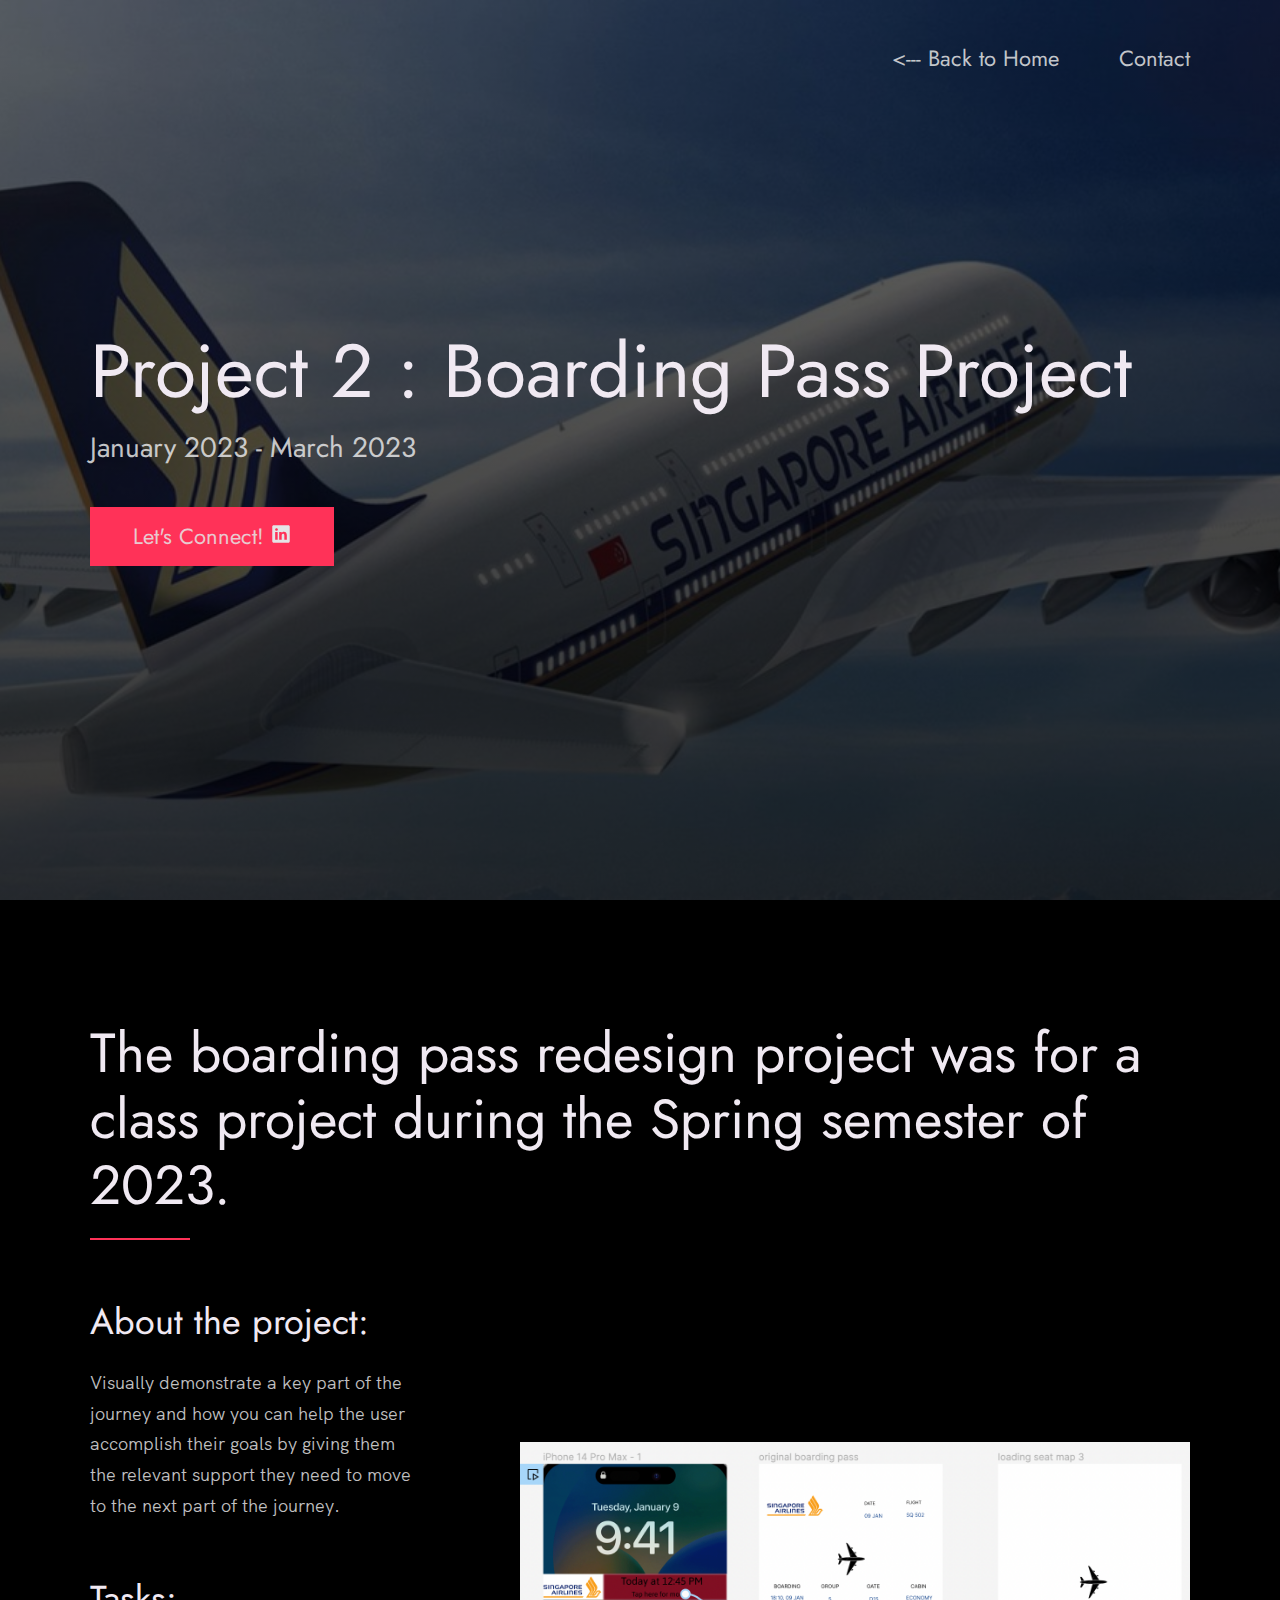
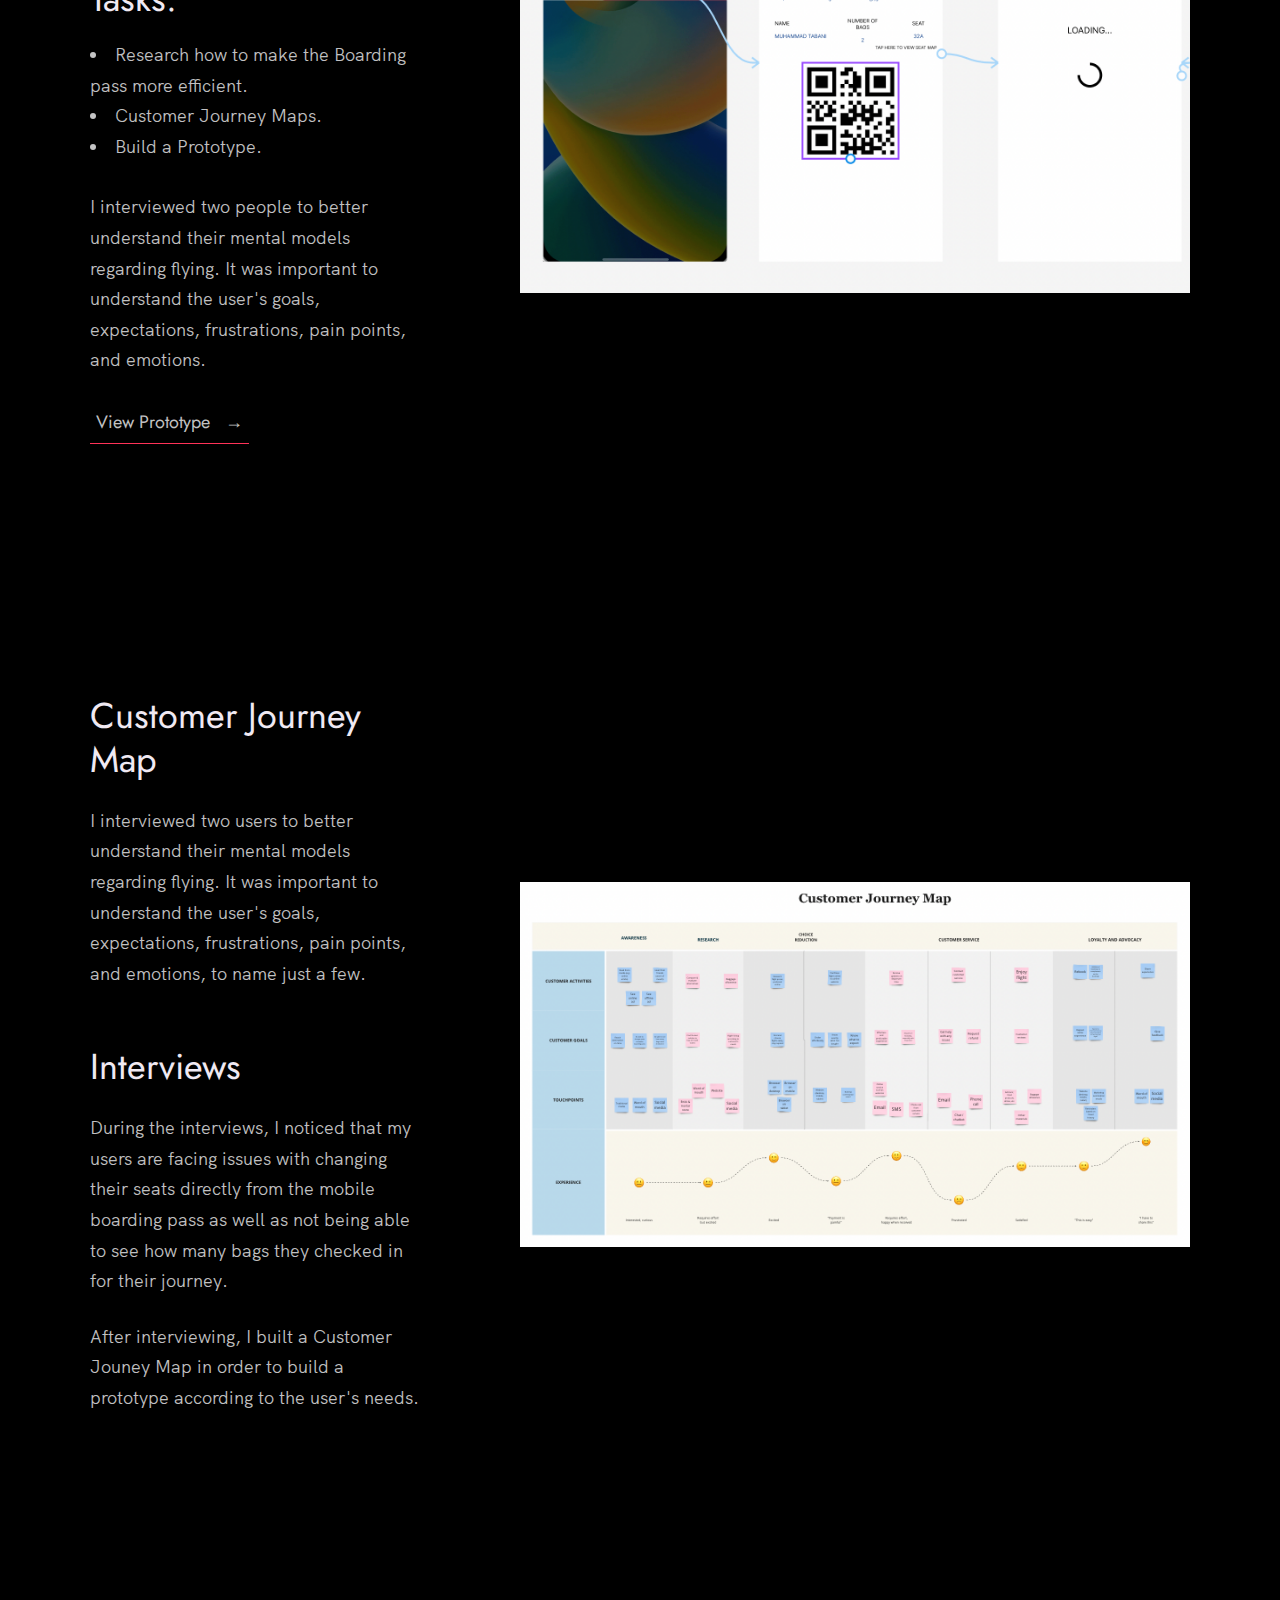
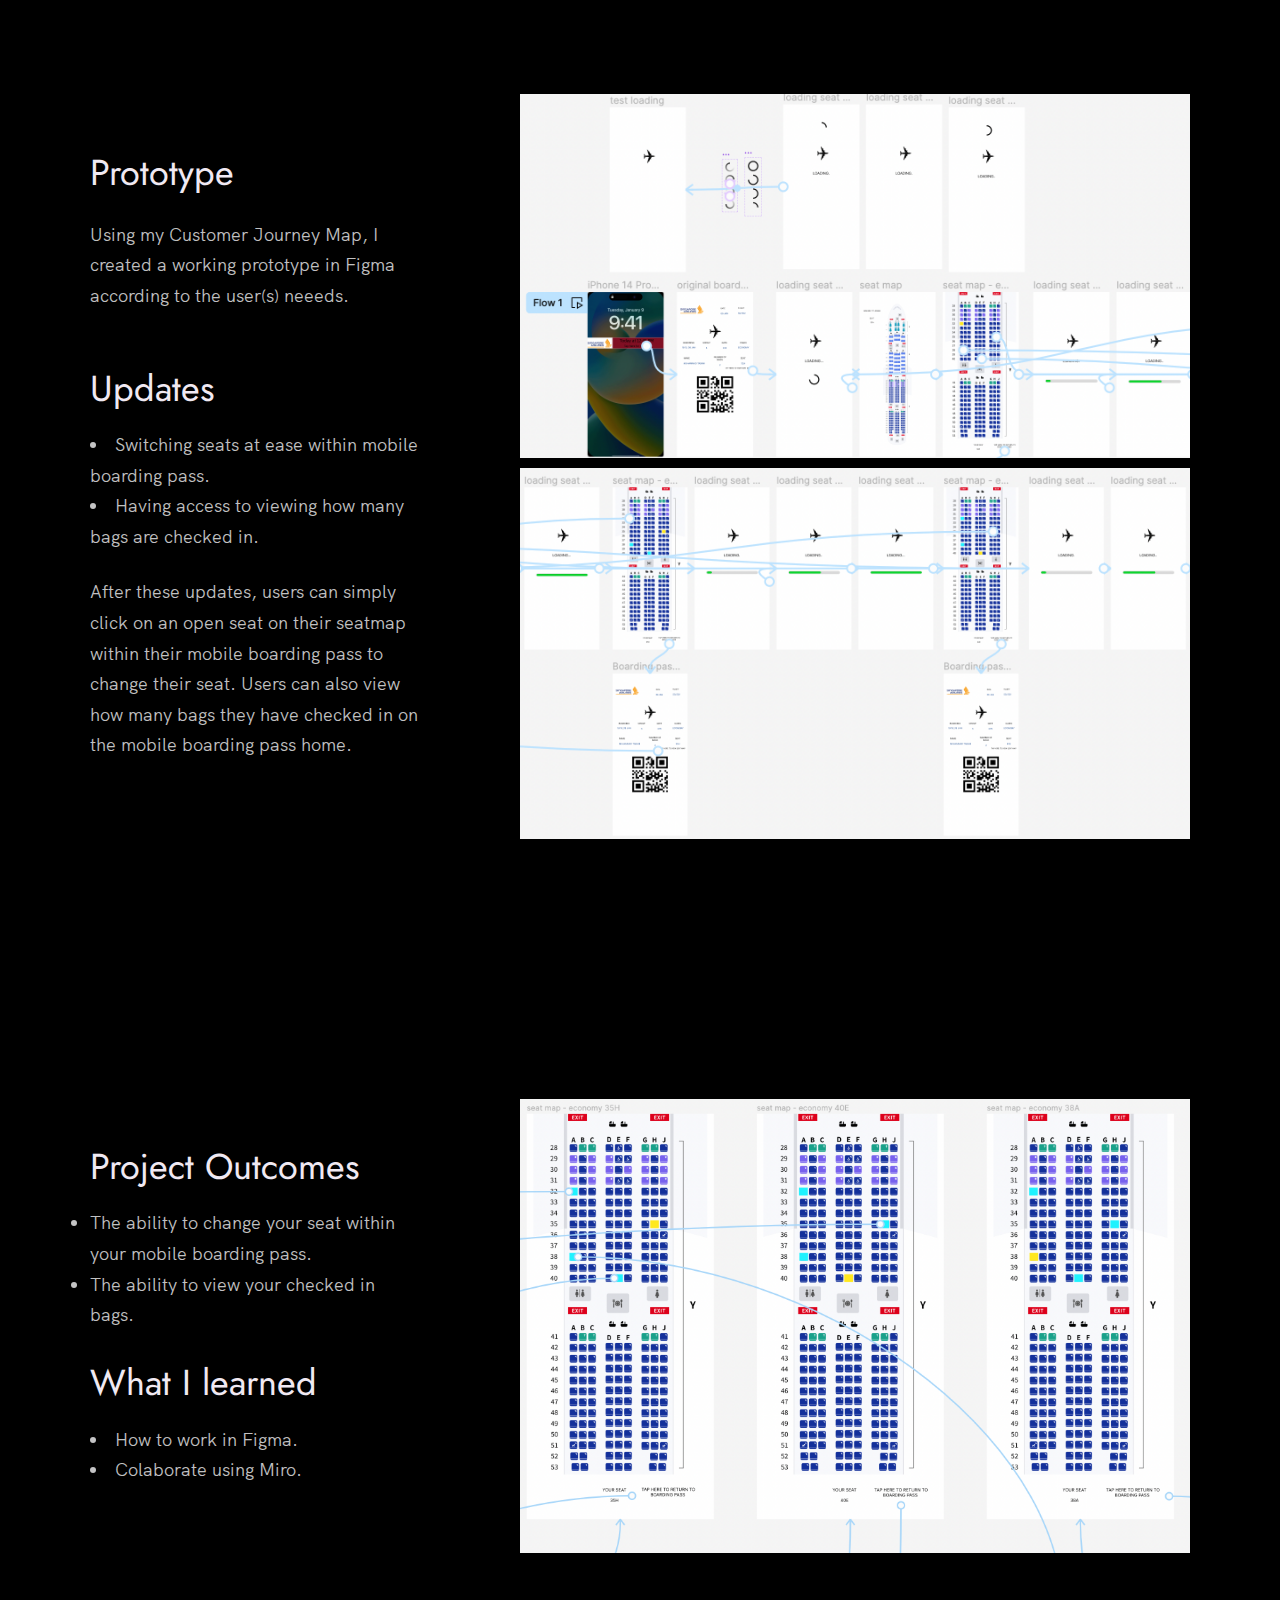
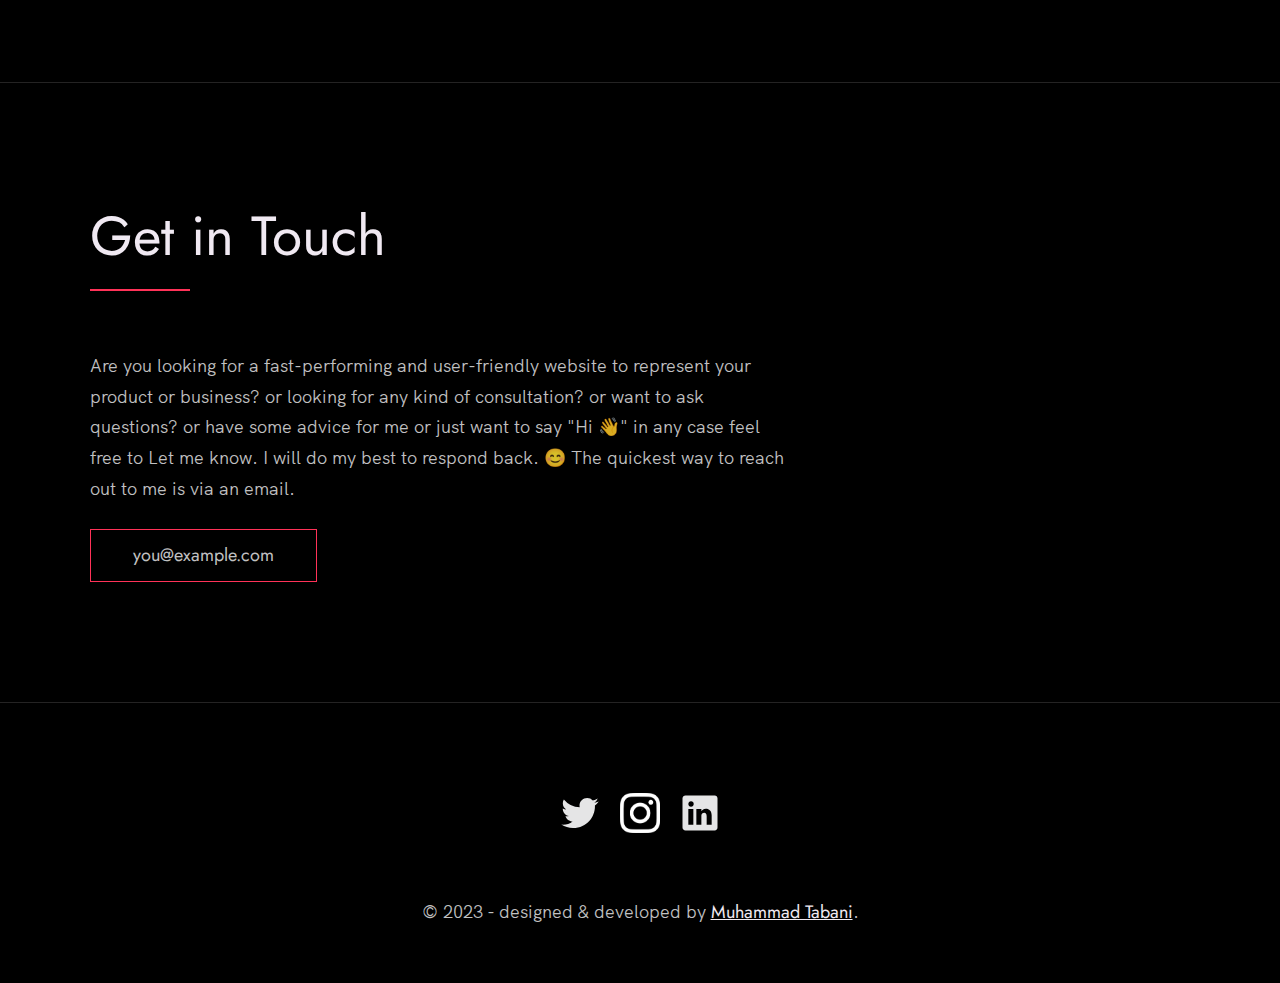
<file: boardingpass.html>
<!DOCTYPE html>
<html lang="en">

<head>
  <meta charset="UTF-8" />
  <meta name="viewport" content="width=device-width, initial-scale=1.0" />
  <link rel="shortcut icon" type="image/png" href="./images/headshot.jpg" />

 
  <title>
    Muhammad Tabani | Boarding Pass Project.
  </title>

  <meta name="description" content="Add small description of yourslef.">

  <meta name="keywords" content="Put your name, skills and some coding keywords" />
  <link rel="stylesheet" href="boardingpass.css" />
</head>


<body>

    <!-- ***** Header ***** -->
  
    <header class="header" role="banner" id="top">
      <div class="row">
        <nav class="nav" role="navigation">
          <ul class="nav__items">
            <li class="nav__item"><a href="index.html" class="nav__link"> <--- Back to Home</a></li>
              <a href="#contact" class="nav__link">Contact</a>
            </li>
          </ul>
        </nav>
      </div>
      <div class="header__text-box row">
        <div class="header__text">
          <h1 class="heading-primary">
            
            <span> Project 2 : Boarding Pass Project</span>
          </h1>
          
          <p>January 2023 - March 2023</p>
          <a href="https://www.linkedin.com/in/muhammad-tabani/" class="btn btn--pink">Let's Connect! <img src="./images/linkedin.svg" title="Link to Linkedin Profile" class="letsconnect__linkedin-image" alt="Linkedin">
          </a>
        </div>
      </div>
  
     
      
    </header>
    

    <main role="main">

        <!-- ***** Work ***** -->
    
        <section class="work" id="work">
          <div class="row">
            <h2>The boarding pass redesign project was for a class project during the Spring semester of 2023.</h2>
            
    
              <!-- Each div with the work__box class is a project. -->
    
              <div class="work__box">
                <div class="work__text">
                  <h3>About the project: </h3>
                  <p>Visually demonstrate a key part of the journey and how you can help the user accomplish their goals by giving them the relevant support they need to move to the next part of the journey. </p>
                    <br>
                    <h3>Tasks: </h3>
                  
                  <ul class="work__list">
                    <li>Research how to make the Boarding pass more efficient.</li>
                    <li>Customer Journey Maps.</li>
                    <li>Build a Prototype.</li>
                  </ul>
                  <p>I interviewed two people to better understand their mental models regarding flying. It was important to understand the user's goals, expectations, frustrations, pain points, and emotions. </p>

    
                  <div class="work__links">
                    <a href="https://www.figma.com/file/ozfn9IfrOxgYAyIJgnvO2J/Boarding-pass-Singapore-Air?type=design&node-id=0%3A1&mode=design&t=XzIL5ZdHWXnBQtoL-1" class="link__text">
                      View Prototype <span>&rarr;</span>
                    </a>
                    <!-- <a href="#">
                      <img src="./images/github.svg" class="work__code" title="View Source Code" alt="GitHub">
                    </a> -->
                  </div>
                </div>
                <div class="work__image-box">
                  <img src="./images/boarding-pass-view-bags.png" class="work__image" alt="Project 1" />
                  <!-- <img src="./images/found-it-electronics.png" class="work__image" alt="Project 1" /> -->
                </div>
              </div>


              <div class="work__box">
                <div class="work__text">
                  <h3>Customer Journey Map </h3>
                  <p>I interviewed two users to better understand their mental models regarding flying. It was important to understand the user's goals, expectations, frustrations, pain points, and emotions, to name just a few. </p>
                    <br>
                    <h3>Interviews </h3>
                  
                  <ul class="work__list">
                    <p>During the interviews, I noticed that my users are facing issues with changing their seats directly from the mobile boarding pass as well as not being able to see how many bags they checked in for their journey. </p>
                    <p>After interviewing, I built a Customer Jouney Map in order to build a prototype according to the user's needs.</p>
                  <p> </p>
                 </ul>
    
                </div>
                <div class="work__image-box">
                  <img src="./images/cjm-boardingpass.png" class="work__image" alt="Project 1" />
                  <!-- <img src="./images/found-it-electronics.png" class="work__image" alt="Project 1" /> -->
                </div>
              </div>

              <div class="work__box">
                <div class="work__text">
                  <h3>Prototype </h3>
                  <p>Using my Customer Journey Map, I created a working prototype in Figma according to the user(s) neeeds. </p>
                    <br>
                    <h3>Updates </h3>
                  
                  <ul class="work__list">
                    <li>Switching seats at ease within mobile boarding pass.</li>
                    <li>Having access to viewing how many bags are checked in.</li>
                 
                  <p>After these updates, users can simply click on an open seat on their seatmap within their mobile boarding pass to change their seat. Users can also view how many bags they have checked in on the mobile boarding pass home.</p>
                 </ul>
    
                </div>
                <div class="work__image-box">
                  <img src="./images/prototype-boardingpass1.png" class="work__image" alt="Project 1" />
                  <img src="./images/prototype-boardingpass2.png" class="work__image" alt="Project 1" />
                  <!-- <img src="./images/found-it-electronics.png" class="work__image" alt="Project 1" /> -->
                </div>
              </div>

              <div class="work__box">
                <div class="work__text">
                  <h3>Project Outcomes </h3>
                  <li>The ability to change your seat within your mobile boarding pass.</li>
                  <li>The ability to view your checked in bags.</li>
                    <br>
                    <h3>What I learned </h3>
                  
                  <ul class="work__list">
                    <li>How to work in Figma.</li>
                    <li>Colaborate using Miro.</li>
                  <p> </p>
                 </ul>
    
                </div>
                <div class="work__image-box">
                  <img src="./images/boarding-pass-seat.png" class="work__image" alt="Project 1" />
                  <!-- <img src="./images/found-it-electronics.png" class="work__image" alt="Project 1" /> -->
                </div>
              </div>
        </div>
        </section>
        

    <!-- ***** Contact ***** -->

  <section class="contact" id="contact">
    <div class="row">
      <h2>Get in Touch</h2>
      <div class="contact__info">
        <p>
          Are you looking for a fast-performing and user-friendly website to
          represent your product or business? or looking for any kind of
          consultation? or want to ask questions? or have some advice for me
          or just want to say "Hi 👋" in any case feel free to Let me know. I
          will do my best to respond back. 😊 The quickest way to reach out to
          me is via an email. 
        </p>
        <!-- Replace the email with yours -->
        <a href="mailto:mmt7435@mavs.uta.edu" class="btn">you@example.com</a>
      </div>
    </div>
  </section>
  </main>

  
  <!-- ***** Footer ***** -->

  <footer role="contentinfo" class="footer">
    <div class="row">
      
      <ul class="footer__social-links">
        <li class="footer__social-link-item">
          <a href="https://twitter.com/TabaniMuhammad" title="Link to Twitter Profile">
            <img src="./images/twitter.svg" class="footer__social-image" alt="Twitter">
          </a>
        </li>
        <li class="footer__social-link-item">
          <a href="https://www.instagram.com/muhammadtabani/" title="Link to Instagram Profile">
            <img src="./images/instagram_2.png" class="footer__social-image" alt="instagram">
          </a>
        </li>
        </li>
        <li class="footer__social-link-item">
          <a href="https://www.linkedin.com/in/muhammad-tabani/">
            <img src="./images/linkedin.svg" title="Link to Linkedin Profile" class="footer__social-image" alt="Linkedin">
          </a>
        </li>
      </ul> 

      
      <p>
        &copy; 2023 - designed & developed by <a href="https://www.linkedin.com/in/muhammad-tabani/" class="link">Muhammad Tabani</a>.
      </p>
    </div>
  

</footer>

  <a href="#top" class="back-to-top" title="Back to Top">
    <img src="./images/arrow-up.svg" alt="Back to Top" class="back-to-top__image"/>
  </a>
  <script src="./index.js"></script>
  
</body>

</html>
</file>
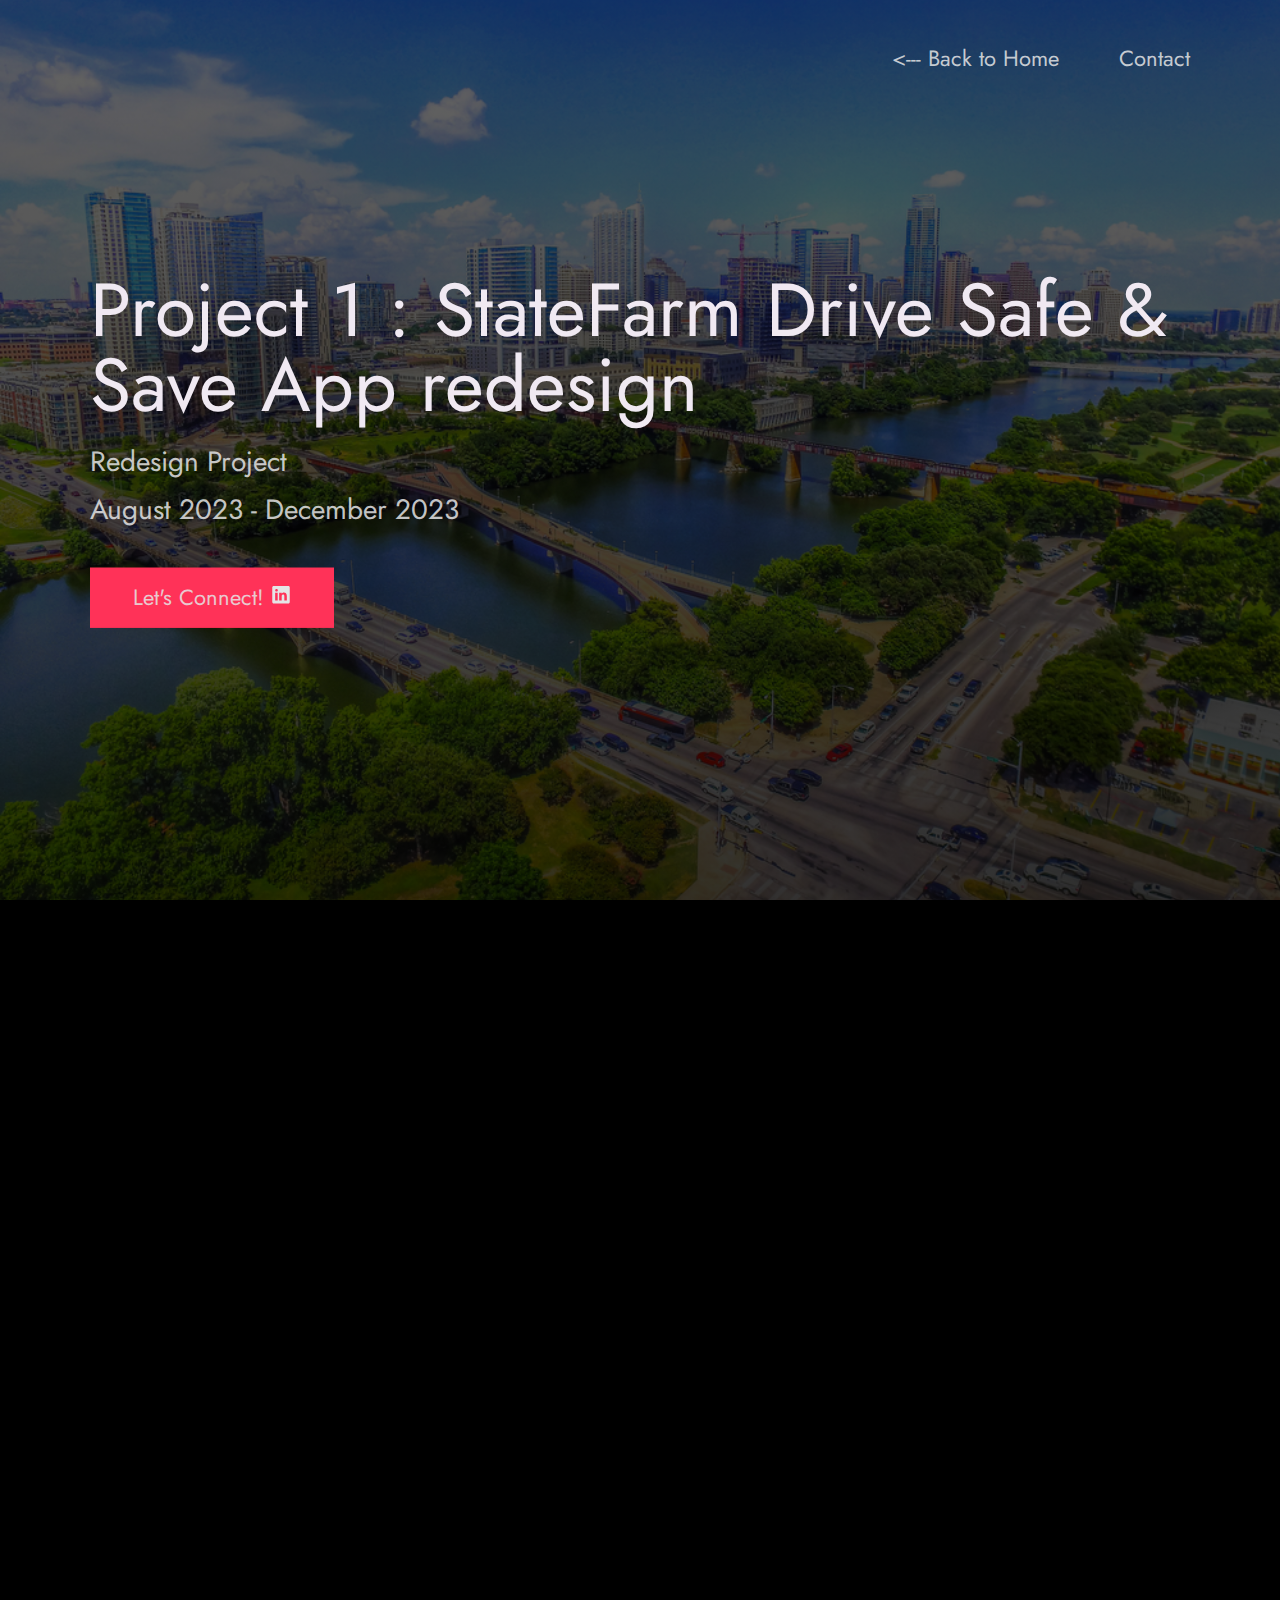
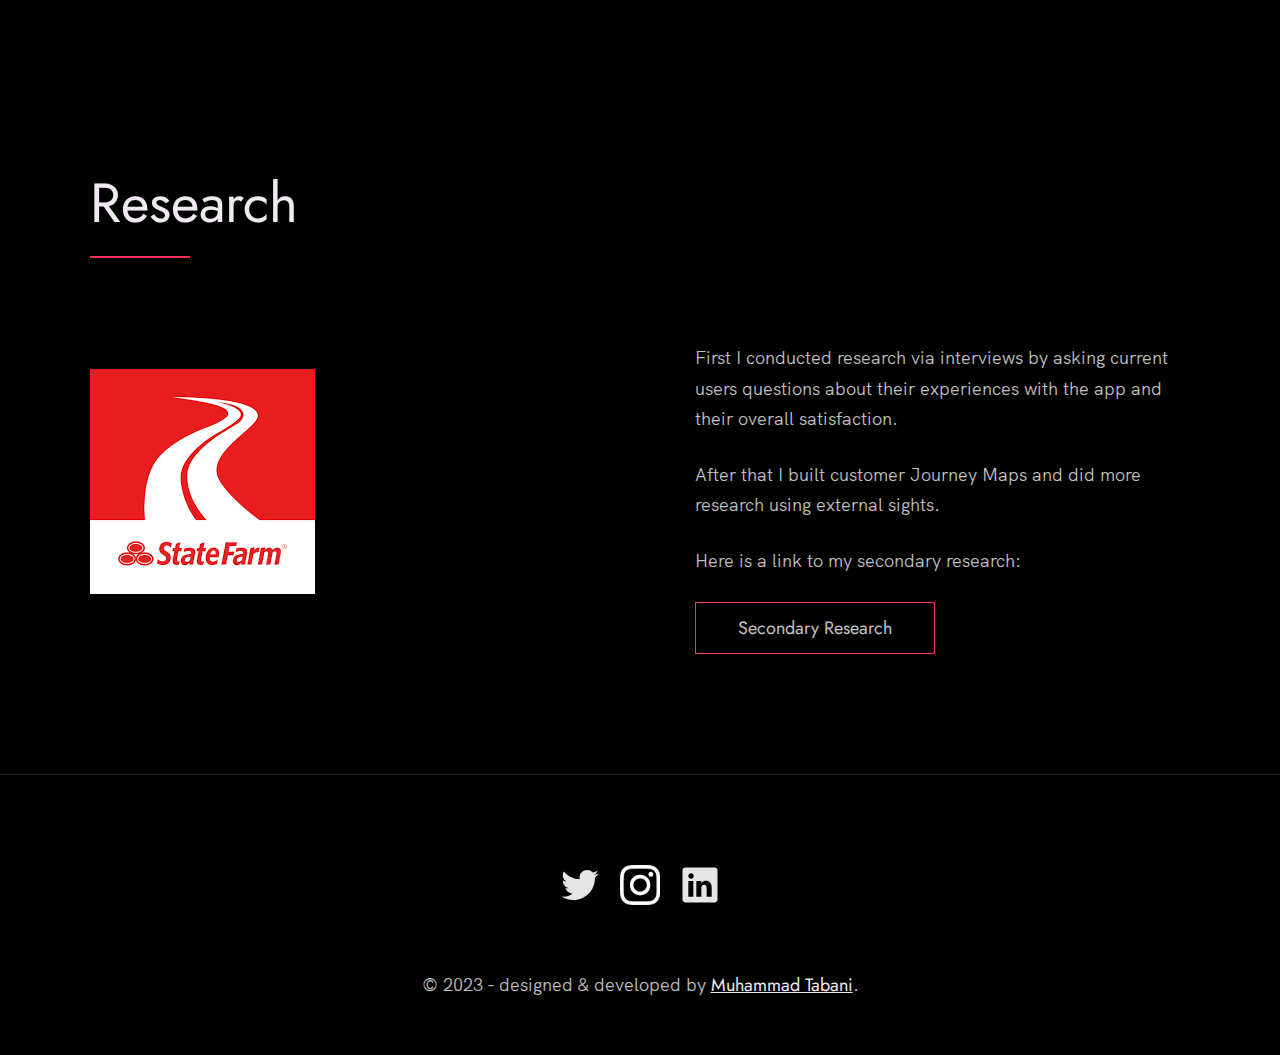
<file: statefarm.html>
<!DOCTYPE html>
<html lang="en">

<head>
  <meta charset="UTF-8" />
  <meta name="viewport" content="width=device-width, initial-scale=1.0" />
  

 
  <title>
    Muhammad Tabani | Boarding Pass Project.
  </title>

  <meta name="description" content="Add small description of yourslef.">

  <meta name="keywords" content="Put your name, skills and some coding keywords" />
  <link rel="stylesheet" href="index.css" />
</head>


<body>

    <!-- ***** Header ***** -->
  
    <header class="header" role="banner" id="top">
      <div class="row">
        <nav class="nav" role="navigation">
          <ul class="nav__items">
            <li class="nav__item"><a href="index.html" class="nav__link"> <--- Back to Home</a></li>
              <a href="#contact" class="nav__link">Contact</a>
            </li>
          </ul>
        </nav>
      </div>
      <div class="header__text-box row">
        <div class="header__text">
          <h1 class="heading-primary">
            
            <span> Project 1 : StateFarm Drive Safe & Save App redesign</span>
          </h1>
          
          <p>Redesign Project <br> August 2023 - December 2023</p>
          <a href="https://www.linkedin.com/in/muhammad-tabani/" class="btn btn--pink">Let's Connect! <img src="./images/linkedin.svg" title="Link to Linkedin Profile" class="letsconnect__linkedin-image" alt="Linkedin">
          </a>
        </div>
      </div>
  
     
      
    </header>

  <div class="video-container">
    <iframe width="560" height="315" src="https://www.youtube.com/embed/u7g7wfjJcrI" frameborder="0" allowfullscreen></iframe>
  </div>

  <main role="main">

    

    <!-- ***** About ***** -->

    <section class="about" id="about">
      <div class="row">
        <h2>Research</h2>
        <div class="about__content">
          <div class="about__text">
            
            <p>First I conducted research via interviews by asking current users questions about their experiences with the app and their overall satisfaction.</p>
              <p>After that I built customer Journey Maps and did more research using external sights. </p>
              <p>Here is a link to my secondary research:</p>
              
            <!-- link to my resume -->
            <a href="./Final Project Research CTEC 4350.pdf" class="btn">Secondary Research</a>
          </div>

          <div class="about__photo-container">
            <!-- photo of myself -->
            <img class="about__photo" src="./images/statefarm.png" alt="" />
          </div>
        </div>
      </div>
    </section>
  </main>

  
  <!-- ***** Footer ***** -->

  <footer role="contentinfo" class="footer">
    <div class="row">
      
      <ul class="footer__social-links">
        <li class="footer__social-link-item">
          <a href="https://twitter.com/TabaniMuhammad" title="Link to Twitter Profile">
            <img src="./images/twitter.svg" class="footer__social-image" alt="Twitter">
          </a>
        </li>
        <li class="footer__social-link-item">
          <a href="https://www.instagram.com/muhammadtabani/" title="Link to Instagram Profile">
            <img src="./images/instagram_2.png" class="footer__social-image" alt="instagram">
          </a>
        </li>
        </li>
        <li class="footer__social-link-item">
          <a href="https://www.linkedin.com/in/muhammad-tabani/">
            <img src="./images/linkedin.svg" title="Link to Linkedin Profile" class="footer__social-image" alt="Linkedin">
          </a>
        </li>
      </ul> 

      
      <p>
        &copy; 2023 - designed & developed by <a href="https://www.linkedin.com/in/muhammad-tabani/" class="link">Muhammad Tabani</a>.
      </p>
    </div>
  

</footer>

  <a href="#top" class="back-to-top" title="Back to Top">
    <img src="./images/arrow-up.svg" alt="Back to Top" class="back-to-top__image"/>
  </a>
  <script src="./index.js"></script>
</body>

</html>
</file>
<file: boardingpass.css>
/* --------------------------------------- */
/* ----- Basic Setup ----- */
/* --------------------------------------- */

@font-face {
    font-family: 'Hk Grotesk';
    font-style: normal;
    font-weight: 400;
    src: url('./fonts/HKGrotesk-Regular.woff') format('woff');
}

@font-face {
    font-family: 'Jost';
    font-style: normal;
    font-weight: 400;
    src: url('./fonts/Jost-Regular.ttf') format('woff');
}

* {
    margin: 0;
    padding: 0;
    box-sizing: inherit;
}

:root {
    --font-size-small: 1.8rem;
    --font-size-normal: 2.2rem;
    --font-size-medium: 2.8rem;
    --font-size-medium-1: 3.6rem;
    --font-size-large: 5.5rem;
    --font-size-huge: 7.5rem;
    --font-stack: 'Hk Grotesk', sans-serif;

    --line-height-normal: 1.7;
    --line-height-small: 1.2;

    --black: #000;
    --pink: #ff3258;
    --white: #f0e9f2;
    --white-1: #e5e5e6da;
    --blue: #2c2cc4da;


    --container-max-width: 1180px;
    --container-normal-width: 800px;
    --container-medium-width: 700px; 
    --container-small-width: 500px;

    --gutter-huge: 12rem;
    --gutter-medium: 6rem;
    --gutter-normal: 3rem;
    --gutter-small-1: 2.5rem;
    --gutter-small: 2rem;

    --border-light: 1px solid rgb(36, 35, 35);
}

html {
    font-size: 62.5%; /* (16/10)*100 = 62.5% => 1rem = 10px */
    box-sizing: border-box;
    scroll-behavior: smooth;
}

@media(max-width: 1000px) {
    html {
        font-size: 52%;
    }
}

body {
    font-size: var(--font-size-small);
    font-family: var(--font-stack);
    font-weight: 400;
    color: var(--white-1);
    line-height: var(--line-height-normal);
    background: var(--black);
    overflow-x: hidden;
}

.row {
    max-width: var(--container-max-width);
    margin: 0 auto;
}

@media(max-width: 1340px) {
    .row {
        max-width: 1100px;
    }
}

@media(max-width: 1240px) {
    .row {
        padding: 0 var(--gutter-medium);
    }
}

@media(max-width: 600px) {
    .row {
        padding: 0 var(--gutter-normal);
    }
}

@media(max-width: 600px) {
    .row {
        padding: 0 var(--gutter-small);
    }
}

section {
    padding: var(--gutter-huge) 0;
    border-bottom: var(--border-light);
}

img {
    object-fit: contain;
    max-width: 100%;
}

/* --------------------------------------- */
/* ----- Headshot ----- */
/* --------------------------------------- */

.header__headshot {
    position: absolute;
    top: 200px;
    right: 200px;
    text-align: right; /* Align text to the right within the container */
}

.header__headshot-image {
    width: 300px; /* Adjust the width as needed for larger screens */
    height: 300px; /* Adjust the height as needed for larger screens */
    border-radius: 50%; /* Makes the image round, adjust as needed */
    object-fit: cover;
}

/* Media query for screens smaller than 768px (typical tablets) */
@media (max-width: 768px) {
    .header__headshot {
        top: 10; /* Adjust the top position for better mobile responsiveness */
        right: 5;
        position: sticky;
    }

    .header__headshot-image {
        width: 120px; /* Adjust the width for medium-sized screens */
        height: 120px; /* Adjust the height for medium-sized screens */
        margin-left: auto; /* Auto margin on the left side, pushes the image to the right */
        display: block; /* Ensure block-level display to apply margins */
        text-align: right;
    }
}

/* Media query for screens smaller than 480px (typical mobile devices) */
@media (max-width: 480px) {
    .header__headshot {
        top: 10; /* Adjust the top position for better mobile responsiveness */
        right: 0;
        position:sticky;
    }

    .header__headshot-image {
        width: 120px; /* Adjust the width for medium-sized screens */
        height: 120px; /* Adjust the height for medium-sized screens */
        margin-left: auto; /* Auto margin on the left side, pushes the image to the right */
        display: block; /* Ensure block-level display to apply margins */
        text-align: right;
    }
}
  

/* --------------------------------------- */
/* ----- Headlines and Paragraphs ----- */
/* --------------------------------------- */

.video-container {
  position: relative;
  padding-bottom: 56.25%; /* 16:9 aspect ratio for responsive design */
  padding-top: 30px; /* Optional: Add some space on top */
  height: 0;
  overflow: hidden;
  max-width: 100%; /* Ensure the video doesn't exceed its container */
  margin: 0 auto; /* Center the video horizontally */
}

.video-container iframe {
  position: absolute;
  top: 0;
  left: 0;
  width: 100%;
  height: 100%;
}

h1,
h2,
h3 {
    font-family: 'Jost', sans-serif;
    font-weight: 400;
    line-height: var(--line-height-small);
    color: var(--white);
}

.heading-primary {
    line-height: 1;
    font-size: var(--font-size-huge);
    font-weight: 400;
}

@media(max-width: 900px) {
    .heading-primary {
        font-size: 6.5rem;
    }
}

h2 {
    font-size: var(--font-size-large);
    margin-bottom: var(--gutter-medium);
}

h2::after {
    content: '';
    display: block;
    height: 2px;
    width: 10rem;
    background: var(--pink);
    margin: var(--gutter-small) 0;
}

h3 {
    font-size: var(--font-size-medium-1);
    margin-bottom: var(--gutter-small);
}

@media(max-width: 500px) {
    .heading-primary {
        font-size: var(--font-size-large);
    }

    h2 {
        font-size: var(--font-size-medium-1);
    }

    h3 {
        font-size: var(--font-size-medium);
    }
}

p {
    margin: var(--gutter-small-1) 0;
}

@media(max-width: 900px) {
    p { 
        max-width: var(--container-small-width);
    }
}

/* --------------------------------------- */
/* ----- Buttons and Links ----- */
/* --------------------------------------- */

a {
    color: var(--white);
    font-weight: 400;
    font-family: 'Jost', sans-serif;
    transition: all .2s;
    outline: 2px solid transparent;
}

::-moz-focus-inner {
    border: 0;
}

button:focus,
a:focus {
    outline: 2px solid var(--pink);
}

body:not(.user-is-tabbing) button:focus,
body:not(.user-is-tabbing) a:focus {
    outline: none;
}

.link:hover {
    color: var(--pink);
}

.btn {
    position: relative;
    display: inline-block;
    padding: 1rem 4.2rem;
    text-decoration: none;
    color: inherit;
    border: 1px solid  var(--pink);
    font-weight: 400;
}

.btn:focus {
    outline: none;
}

.btn::after {
    content: '';
    display: block;
    position: absolute;
    top: 0;
    left: 0;
    right: 100%;
    background: var(--white);
    height: 100%;
    z-index: -1;
    transition: all 0.2s cubic-bezier(1, 0.68, 0.16, 0.9);
}

.btn:hover::after,
.btn:focus::after {
    right: 0;
    background: var(--pink);
}

.btn--pink {
    background: var(--pink);
    transition: all 0.2s;
}

.btn--pink::after {
    display: none;
}

.btn--pink:hover,
.btn--pink:focus {
    background: transparent;
}

.link__text {
    position: relative;
    display: inline-block;
    padding: .6rem;
    color: inherit;
    text-decoration: none;
    border-bottom: 1px solid var(--pink);
}

.link__text::after {
    content: '';
    display: block;
    position: absolute;
    top: 0;
    left: 0;
    right: 100%;
    background: var(--white);
    height: 100%;
    z-index: -1;
    transition: all 0.2s cubic-bezier(1, 0.68, 0.16, 0.9);
}

.link__text:focus {
    outline: none;
}

.link__text:hover::after,
.link__text:focus:after {
    right: 0;
    background: var(--pink);
}

.link__text span {
    padding-left: 1rem;
    font-family: sans-serif;
}

.link__text__2 {
    position: relative;
    display: inline-block;
    padding: .6rem;
    color: inherit;
    text-decoration: none;
    border-bottom: 1px solid var(--blue);
}

.link__text__2::after {
    content: '';
    display: block;
    position: absolute;
    top: 0;
    left: 0;
    right: 100%;
    background: var(--white);
    height: 100%;
    z-index: -1;
    transition: all 0.2s cubic-bezier(1, 0.68, 0.16, 0.9);
}

.link__text__2:focus {
    outline: none;
}

.link__text__2:hover::after,
.link__text__2:focus:after {
    right: 0;
    background: var(--blue);
}

.link__text__2 span {
    padding-left: 1rem;
    font-family: sans-serif;
}
/* ----- Back to Top ----- */

.back-to-top {
    position: fixed;
    bottom: 4rem;
    right: 4rem;
    display: flex;
    justify-content: center;
    align-items: center;
    height: 5.5rem;
    width: 5.5rem;
    background-color: var(--pink);
    border-radius: 50%;
    z-index: 10;
    visibility: hidden;
    transition: all .4s;
}

.back-to-top__image {
    height: 70%;
}

@media(max-width: 900px) {
    .back-to-top {
        right: 2rem;
    }
}

@media(max-width: 500px) {
    .back-to-top {
        right: 1rem;
    }
}

/* --------------------------------------- */
/* ----- Navigation ----- */
/* --------------------------------------- */

.nav {
    display: flex;
    justify-content: flex-end;
    padding: var(--gutter-normal) 0;
}

.nav__items {
    display: flex;
    list-style: none;
}

.nav__item:not(:last-child) {
    margin-right: var(--gutter-medium);
}

@media(max-width: 500px) {
    .nav {
        justify-content: center;
    }
}

@media(max-width: 400px) {
    .nav__item:not(:last-child) {
        margin-right: var(--gutter-normal);
    }
}

@media(max-width: 300px) {
    .nav {
        font-size: var(--font-size-small);
    }
}

.nav__link {
    position: relative;
    display: inline-block;
    padding: 1rem 0;
    text-decoration: none;
    color: inherit;
    transition: all .2s;
}

.nav__link::after {
    content: '';
    position: absolute;
    bottom: 0;
    left: 0;
    right: 100%;
    display: inline-block;
    height: 1rem;
    background: var(--white);
    transition: all 0.25s cubic-bezier(1, 0.68, 0.16, 0.9);
}

.nav__link:hover {
    color: var(--pink);
}

.nav__link:hover::after {
    right: 0;
    height: 2px;
    background: var(--pink);
}

/* --------------------------------------- */
/* ----- Header ----- */
/* --------------------------------------- */

.header {
    background: linear-gradient(rgba(0,0,0, .6), rgba(0,0,0, .8)), 
        url('./images/boarding-pass-background2.jpeg');
    height: 100vh;
    background-size: cover;
    background-position: center;
    background-attachment: fixed;
    font-size: var(--font-size-normal);
}

.letsconnect__linkedin-image {
    height: 2rem;
}

.header__text {
    position: absolute;
    top: 50%;
    transform: translateY(-50%);
}

.header__text p {
    margin: 1.5rem 0 3.5rem;
    max-width: var(--container-medium-width);
    font-family: 'Jost', sans-serif;
    font-size: var(--font-size-medium);
}

@media(max-width: 500px) {
    .header {
        text-align: center;
    }

    .header__text p {
        transform: scale(.8);
    }
}

/* --------------------------------------- */
/* ----- Work ----- */
/* --------------------------------------- */

.work__box {
    display: flex;
    align-items: center;
}

@media(max-width: 900px) {
    .work__box {
        align-items: initial;
        flex-direction: column-reverse;
    }
}

.work__box:not(:last-child) {
    margin-bottom: 25rem;
}

@media(max-width: 500px) {
    .work__box:not(:last-child) {
        margin-bottom: 20rem;
    }
}

.work__links {
    display: flex;
    align-items: center;
}

.work__text {
    flex: 0 0 30%;
}

.work__list {
    /* list-style-type: square; */
    list-style-position: inside;
    margin-bottom: var(--gutter-normal);
}

.work__code {
    display: block;
    height: 3rem;
    margin-left: var(--gutter-normal);
    transition: all .3s;
}

.work__code:hover {
    transform: scale(1.2);
}

.work__image-box {
    margin-bottom: var(--gutter-normal);
    transition: transform 0.3s ease;
}

.work__image-box:hover {
    transform: scale(1.1);
}

@media(min-width: 901px) {
    .work__image-box {
        flex: 1;
        margin: 0 0 0 10rem;
    }
}

@media(max-width: 900px) {
    .work__code {
        height: 4rem;
    }
}

/* --------------------------------------- */
/* ----- Skills ----- */
/* --------------------------------------- */

.skills__columns {
    display: flex;
    justify-content: space-evenly;
  }
  
  .skills__column {
    flex: 1;
    margin: 1 60px; /* Adjust the margin as needed */
  }
  
  .skills__list {
    /* list-style-position: inside; */
    padding-left: 10px; 
  }
  
  .skills__item {
    font-size: 18px;
    margin-bottom: 10px;
  }


  

/* --------------------------------------- */
/* ----- Clients ----- */
/* --------------------------------------- */

.client__logos {
    display: flex;
    justify-content: space-between;
    filter: invert(100%) grayscale(100%) opacity(.8);
}

.client__logo {
    height: 6.5rem;
    max-width: 18rem;
}

@media(max-width: 1240px) {
    .client__logos {
        overflow-x: scroll;
        padding: var(--gutter-normal);
    }

    .client__logo:not(:last-of-type) {
        margin-right: var(--gutter-medium);
    }
}

/* --------------------------------------- */
/* ----- About ----- */
/* --------------------------------------- */

.about__content {
    display: flex;
    flex-direction: row-reverse;
    align-items: center;
}

@media(max-width: 900px) {
    .about__content {
        flex-direction: column-reverse;
        align-items: initial;
    }
}

.about__photo-container {
    margin-bottom: var(--gutter-normal);
}

@media(min-width: 901px) {
    .about__text {
        flex: 0 0 45%;
    }
    
    .about__photo-container {
        flex: 1;
        margin: 0 var(--gutter-huge) 0 0;
    }
}

/* --------------------------------------- */
/* ----- Contact ----- */
/* --------------------------------------- */

.contact__info {
    max-width: var(--container-medium-width);
}

/* --------------------------------------- */
/* ----- Footer ----- */
/* --------------------------------------- */

.footer {
    text-align: center;
    padding: var(--gutter-medium) 0 var(--gutter-normal);
}

.footer__social-links {
    display: flex;
    justify-content: center;
    padding: var(--gutter-normal) 0;
    list-style: none;
}

.footer__social-link-item:not(:last-of-type) {
    margin-right: var(--gutter-small);
}

.footer__social-image {
    height: 4rem;
}

.footer__github-buttons {
    display: flex;
    justify-content: center;
}

.footer__github-buttons iframe {
    height: 2.5rem;
    width: 84px;
    transform: translateY(3px);
}

@media(max-width: 500px) {
    .footer {
        padding: var(--gutter-medium) 0;
    } 
}
</file>
<file: index.css>
/* --------------------------------------- */
/* ----- Basic Setup ----- */
/* --------------------------------------- */

@font-face {
    font-family: 'Hk Grotesk';
    font-style: normal;
    font-weight: 400;
    src: url('./fonts/HKGrotesk-Regular.woff') format('woff');
}

@font-face {
    font-family: 'Jost';
    font-style: normal;
    font-weight: 400;
    src: url('./fonts/Jost-Regular.ttf') format('woff');
}

* {
    margin: 0;
    padding: 0;
    box-sizing: inherit;
}

:root {
    --font-size-small: 1.8rem;
    --font-size-normal: 2.2rem;
    --font-size-medium: 2.8rem;
    --font-size-medium-1: 3.6rem;
    --font-size-large: 5.5rem;
    --font-size-huge: 7.5rem;
    --font-stack: 'Hk Grotesk', sans-serif;

    --line-height-normal: 1.7;
    --line-height-small: 1.2;

    --black: #000;
    --pink: #ff3258;
    --white: #f0e9f2;
    --white-1: #e5e5e6da;
    --blue: #2c2cc4da;


    --container-max-width: 1180px;
    --container-normal-width: 800px;
    --container-medium-width: 700px; 
    --container-small-width: 500px;

    --gutter-huge: 12rem;
    --gutter-medium: 6rem;
    --gutter-normal: 3rem;
    --gutter-small-1: 2.5rem;
    --gutter-small: 2rem;

    --border-light: 1px solid rgb(36, 35, 35);
}

html {
    font-size: 62.5%; 
    box-sizing: border-box;
    scroll-behavior: smooth;
}

@media(max-width: 1000px) {
    html {
        font-size: 52%;
    }
}

body {
    font-size: var(--font-size-small);
    font-family: var(--font-stack);
    font-weight: 400;
    color: var(--white-1);
    line-height: var(--line-height-normal);
    background: var(--black);
    overflow-x: hidden;
}

.row {
    max-width: var(--container-max-width);
    margin: 0 auto;
}

@media(max-width: 1340px) {
    .row {
        max-width: 1100px;
    }
}

@media(max-width: 1240px) {
    .row {
        padding: 0 var(--gutter-medium);
    }
}

@media(max-width: 600px) {
    .row {
        padding: 0 var(--gutter-normal);
    }
}

@media(max-width: 600px) {
    .row {
        padding: 0 var(--gutter-small);
    }
}

section {
    padding: var(--gutter-huge) 0;
    border-bottom: var(--border-light);
}

img {
    object-fit: contain;
    max-width: 100%;
}

/* --------------------------------------- */
/* ----- Headshot ----- */
/* --------------------------------------- */

.header__headshot {
    position: absolute;
    top: 200px;
    right: 200px;
    text-align: right; 
}

.header__headshot-image {
    width: 300px; 
    height: 300px; 
    border-radius: 50%; 
    object-fit: cover;
}

/* Media query for screens smaller than 768px (tablets) */
@media (max-width: 768px) {
    .header__headshot {
        top: 10; 
        right: 5;
        position: sticky;
    }

    .header__headshot-image {
        width: 120px; 
        height: 120px; 
        margin-left: auto;
        display: block; 
        text-align: right;
    }
}

/* Media query for screens smaller than 480px (mobile devices) */
@media (max-width: 480px) {
    .header__headshot {
        top: 10; /* Adjust the top position for better mobile responsiveness */
        right: 0;
        position:sticky;
    }

    .header__headshot-image {
        width: 120px; /* Adjust the width for medium-sized screens */
        height: 120px; /* Adjust the height for medium-sized screens */
        margin-left: auto; /* Auto margin on the left side, pushes the image to the right */
        display: block; /* Ensure block-level display to apply margins */
        text-align: right;
    }
}
  

/* --------------------------------------- */
/* ----- Headlines and Paragraphs ----- */
/* --------------------------------------- */

.video-container {
  position: relative;
  padding-bottom: 56.25%; /* 16:9 aspect ratio for responsive design */
  padding-top: 30px; /* Optional: Add some space on top */
  height: 0;
  overflow: hidden;
  max-width: 100%; /* Ensure the video doesn't exceed its container */
  margin: 0 auto; /* Center the video horizontally */
}

.video-container iframe {
  position: absolute;
  top: 0;
  left: 0;
  width: 100%;
  height: 100%;
}

h1,
h2,
h3 {
    font-family: 'Jost', sans-serif;
    font-weight: 400;
    line-height: var(--line-height-small);
    color: var(--white);
}

.heading-primary {
    line-height: 1;
    font-size: var(--font-size-huge);
    font-weight: 400;
}

@media(max-width: 900px) {
    .heading-primary {
        font-size: 6.5rem;
    }
}

h2 {
    font-size: var(--font-size-large);
    margin-bottom: var(--gutter-medium);
}

h2::after {
    content: '';
    display: block;
    height: 2px;
    width: 10rem;
    background: var(--pink);
    margin: var(--gutter-small) 0;
}

h3 {
    font-size: var(--font-size-medium-1);
    margin-bottom: var(--gutter-small);
}

@media(max-width: 500px) {
    .heading-primary {
        font-size: var(--font-size-large);
    }

    h2 {
        font-size: var(--font-size-medium-1);
    }

    h3 {
        font-size: var(--font-size-medium);
    }
}

p {
    margin: var(--gutter-small-1) 0;
}

@media(max-width: 900px) {
    p { 
        max-width: var(--container-small-width);
    }
}

/* --------------------------------------- */
/* ----- Buttons and Links ----- */
/* --------------------------------------- */

a {
    color: var(--white);
    font-weight: 400;
    font-family: 'Jost', sans-serif;
    transition: all .2s;
    outline: 2px solid transparent;
}

::-moz-focus-inner {
    border: 0;
}

button:focus,
a:focus {
    outline: 2px solid var(--pink);
}

body:not(.user-is-tabbing) button:focus,
body:not(.user-is-tabbing) a:focus {
    outline: none;
}

.link:hover {
    color: var(--pink);
}

.btn {
    position: relative;
    display: inline-block;
    padding: 1rem 4.2rem;
    text-decoration: none;
    color: inherit;
    border: 1px solid  var(--pink);
    font-weight: 400;
}

.btn:focus {
    outline: none;
}

.btn::after {
    content: '';
    display: block;
    position: absolute;
    top: 0;
    left: 0;
    right: 100%;
    background: var(--white);
    height: 100%;
    z-index: -1;
    transition: all 0.2s cubic-bezier(1, 0.68, 0.16, 0.9);
}

.btn:hover::after,
.btn:focus::after {
    right: 0;
    background: var(--pink);
}

.btn--pink {
    background: var(--pink);
    transition: all 0.2s;
}

.btn--pink::after {
    display: none;
}

.btn--pink:hover,
.btn--pink:focus {
    background: transparent;
}

.link__text {
    position: relative;
    display: inline-block;
    padding: .6rem;
    color: inherit;
    text-decoration: none;
    border-bottom: 1px solid var(--pink);
}

.link__text::after {
    content: '';
    display: block;
    position: absolute;
    top: 0;
    left: 0;
    right: 100%;
    background: var(--white);
    height: 100%;
    z-index: -1;
    transition: all 0.2s cubic-bezier(1, 0.68, 0.16, 0.9);
}

.link__text:focus {
    outline: none;
}

.link__text:hover::after,
.link__text:focus:after {
    right: 0;
    background: var(--pink);
}

.link__text span {
    padding-left: 1rem;
    font-family: sans-serif;
}

.link__text__2 {
    position: relative;
    display: inline-block;
    padding: .6rem;
    color: inherit;
    text-decoration: none;
    border-bottom: 1px solid var(--blue);
}

.link__text__2::after {
    content: '';
    display: block;
    position: absolute;
    top: 0;
    left: 0;
    right: 100%;
    background: var(--white);
    height: 100%;
    z-index: -1;
    transition: all 0.2s cubic-bezier(1, 0.68, 0.16, 0.9);
}

.link__text__2:focus {
    outline: none;
}

.link__text__2:hover::after,
.link__text__2:focus:after {
    right: 0;
    background: var(--blue);
}

.link__text__2 span {
    padding-left: 1rem;
    font-family: sans-serif;
}
/* ----- Back to Top ----- */

.back-to-top {
    position: fixed;
    bottom: 4rem;
    right: 4rem;
    display: flex;
    justify-content: center;
    align-items: center;
    height: 5.5rem;
    width: 5.5rem;
    background-color: var(--pink);
    border-radius: 50%;
    z-index: 10;
    visibility: hidden;
    transition: all .4s;
}

.back-to-top__image {
    height: 70%;
}

@media(max-width: 900px) {
    .back-to-top {
        right: 2rem;
    }
}

@media(max-width: 500px) {
    .back-to-top {
        right: 1rem;
    }
}

/* --------------------------------------- */
/* ----- Navigation ----- */
/* --------------------------------------- */

.nav {
    display: flex;
    justify-content: flex-end;
    padding: var(--gutter-normal) 0;
}

.nav__items {
    display: flex;
    list-style: none;
}

.nav__item:not(:last-child) {
    margin-right: var(--gutter-medium);
}

@media(max-width: 750px) {
    .nav {
        justify-content: center;
    }
}


@media(max-width: 500px) {
    .nav {
        justify-content: center;
    }
}

@media(max-width: 400px) {
    .nav__item:not(:last-child) {
        margin-right: var(--gutter-normal);
    }
}

@media(max-width: 300px) {
    .nav {
        font-size: var(--font-size-small);
    }
}

.nav__link {
    position: relative;
    display: inline-block;
    padding: 1rem 0;
    text-decoration: none;
    color: inherit;
    transition: all .2s;
}

.nav__link::after {
    content: '';
    position: absolute;
    bottom: 0;
    left: 0;
    right: 100%;
    display: inline-block;
    height: 1rem;
    background: var(--white);
    transition: all 0.25s cubic-bezier(1, 0.68, 0.16, 0.9);
}

.nav__link:hover {
    color: var(--pink);
}

.nav__link:hover::after {
    right: 0;
    height: 2px;
    background: var(--pink);
}

/* --------------------------------------- */
/* ----- Header ----- */
/* --------------------------------------- */

.header {
    background: linear-gradient(rgba(0,0,0, .6), rgba(0,0,0, .8)), 
        url('./images/austin-texas-skyline.jpg');
    height: 100vh;
    background-size: cover;
    background-position: center;
    background-attachment: fixed;
    font-size: var(--font-size-normal);
}

.letsconnect__linkedin-image {
    height: 2rem;
}

.header__text {
    position: absolute;
    top: 50%;
    transform: translateY(-50%);
}

.header__text p {
    margin: 1.5rem 0 3.5rem;
    max-width: var(--container-medium-width);
    font-family: 'Jost', sans-serif;
    font-size: var(--font-size-medium);
}

@media(max-width: 500px) {
    .header {
        text-align: center;
    }

    .header__text p {
        transform: scale(.8);
    }
}

/* --------------------------------------- */
/* ----- Work ----- */
/* --------------------------------------- */

.work__box {
    display: flex;
    align-items: center;
}

@media(max-width: 900px) {
    .work__box {
        align-items: initial;
        flex-direction: column-reverse;
    }
}

.work__box:not(:last-child) {
    margin-bottom: 25rem;
}

@media(max-width: 500px) {
    .work__box:not(:last-child) {
        margin-bottom: 20rem;
    }
}

.work__links {
    display: flex;
    align-items: center;
}

.work__text {
    flex: 0 0 30%;
}

.work__list {
    /* list-style-type: square; */
    list-style-position: inside;
    margin-bottom: var(--gutter-normal);
}

.work__code {
    display: block;
    height: 3rem;
    margin-left: var(--gutter-normal);
    transition: all .3s;
}

.work__code:hover {
    transform: scale(1.2);
}

.work__image-box {
    margin-bottom: var(--gutter-normal);
    transition: transform 0.3s ease;
}

.work__image-box:hover {
    transform: scale(1.1);
}

@media(min-width: 901px) {
    .work__image-box {
        flex: 1;
        margin: 0 0 0 10rem;
    }
}

@media(max-width: 900px) {
    .work__code {
        height: 4rem;
    }
}

/* --------------------------------------- */
/* ----- Skills ----- */
/* --------------------------------------- */

.skills__columns {
    display: flex;
    justify-content: space-evenly;
  }
  
  .skills__column {
    flex: 1;
    margin: 1px 20px; 
    display: flex;
    flex-direction: column; 
    align-items: center; 
  }
  
  .skills__list {
    list-style-position: inside; 
    padding-left: 10px;
    list-style:circle; 
  }
  
  .skills__item {
    font-size: 18px;
    margin-bottom: 20px;
  }
  

/* .skills__columns {
    display: flex;
    justify-content: space-evenly;
  }
  
  .skills__column {
    flex: 1;
    margin: 1 60px; 
  }
  
  .skills__list {
    
    padding-left: 10px; 
  }
  
  .skills__item {
    font-size: 18px;
    margin-bottom: 10px;
  } */

    @media(max-width: 750px) {
        .skills__column {
            justify-content: center;
        }
    }


    @media(max-width: 500px) {
        .skills__column {
            justify-content: center;
        }
    }

  

/* --------------------------------------- */
/* ----- Clients ----- */
/* --------------------------------------- */

.client__logos {
    display: flex;
    justify-content: space-between;
    filter: invert(100%) grayscale(100%) opacity(.8);
}

.client__logo {
    height: 6.5rem;
    max-width: 18rem;
}

@media(max-width: 1240px) {
    .client__logos {
        overflow-x: scroll;
        padding: var(--gutter-normal);
    }

    .client__logo:not(:last-of-type) {
        margin-right: var(--gutter-medium);
    }
}

/* --------------------------------------- */
/* ----- About ----- */
/* --------------------------------------- */

.about__content {
    display: flex;
    flex-direction: row-reverse;
    align-items: center;
}

@media(max-width: 900px) {
    .about__content {
        flex-direction: column-reverse;
        align-items: initial;
    }
}

.about__photo-container {
    margin-bottom: var(--gutter-normal);
}

@media(min-width: 901px) {
    .about__text {
        flex: 0 0 45%;
    }
    
    .about__photo-container {
        flex: 1;
        margin: 0 var(--gutter-huge) 0 0;
    }
}

/* --------------------------------------- */
/* ----- Contact ----- */
/* --------------------------------------- */

.contact__info {
    max-width: var(--container-medium-width);
}

/* --------------------------------------- */
/* ----- Footer ----- */
/* --------------------------------------- */

.footer {
    text-align: center;
    padding: var(--gutter-medium) 0 var(--gutter-normal);
}

.footer__social-links {
    display: flex;
    justify-content: center;
    padding: var(--gutter-normal) 0;
    list-style: none;
}

.footer__social-link-item:not(:last-of-type) {
    margin-right: var(--gutter-small);
}

.footer__social-image {
    height: 4rem;
}

.footer__github-buttons {
    display: flex;
    justify-content: center;
}

.footer__github-buttons iframe {
    height: 2.5rem;
    width: 84px;
    transform: translateY(3px);
}

@media(max-width: 500px) {
    .footer {
        padding: var(--gutter-medium) 0;
    } 
}
</file>
